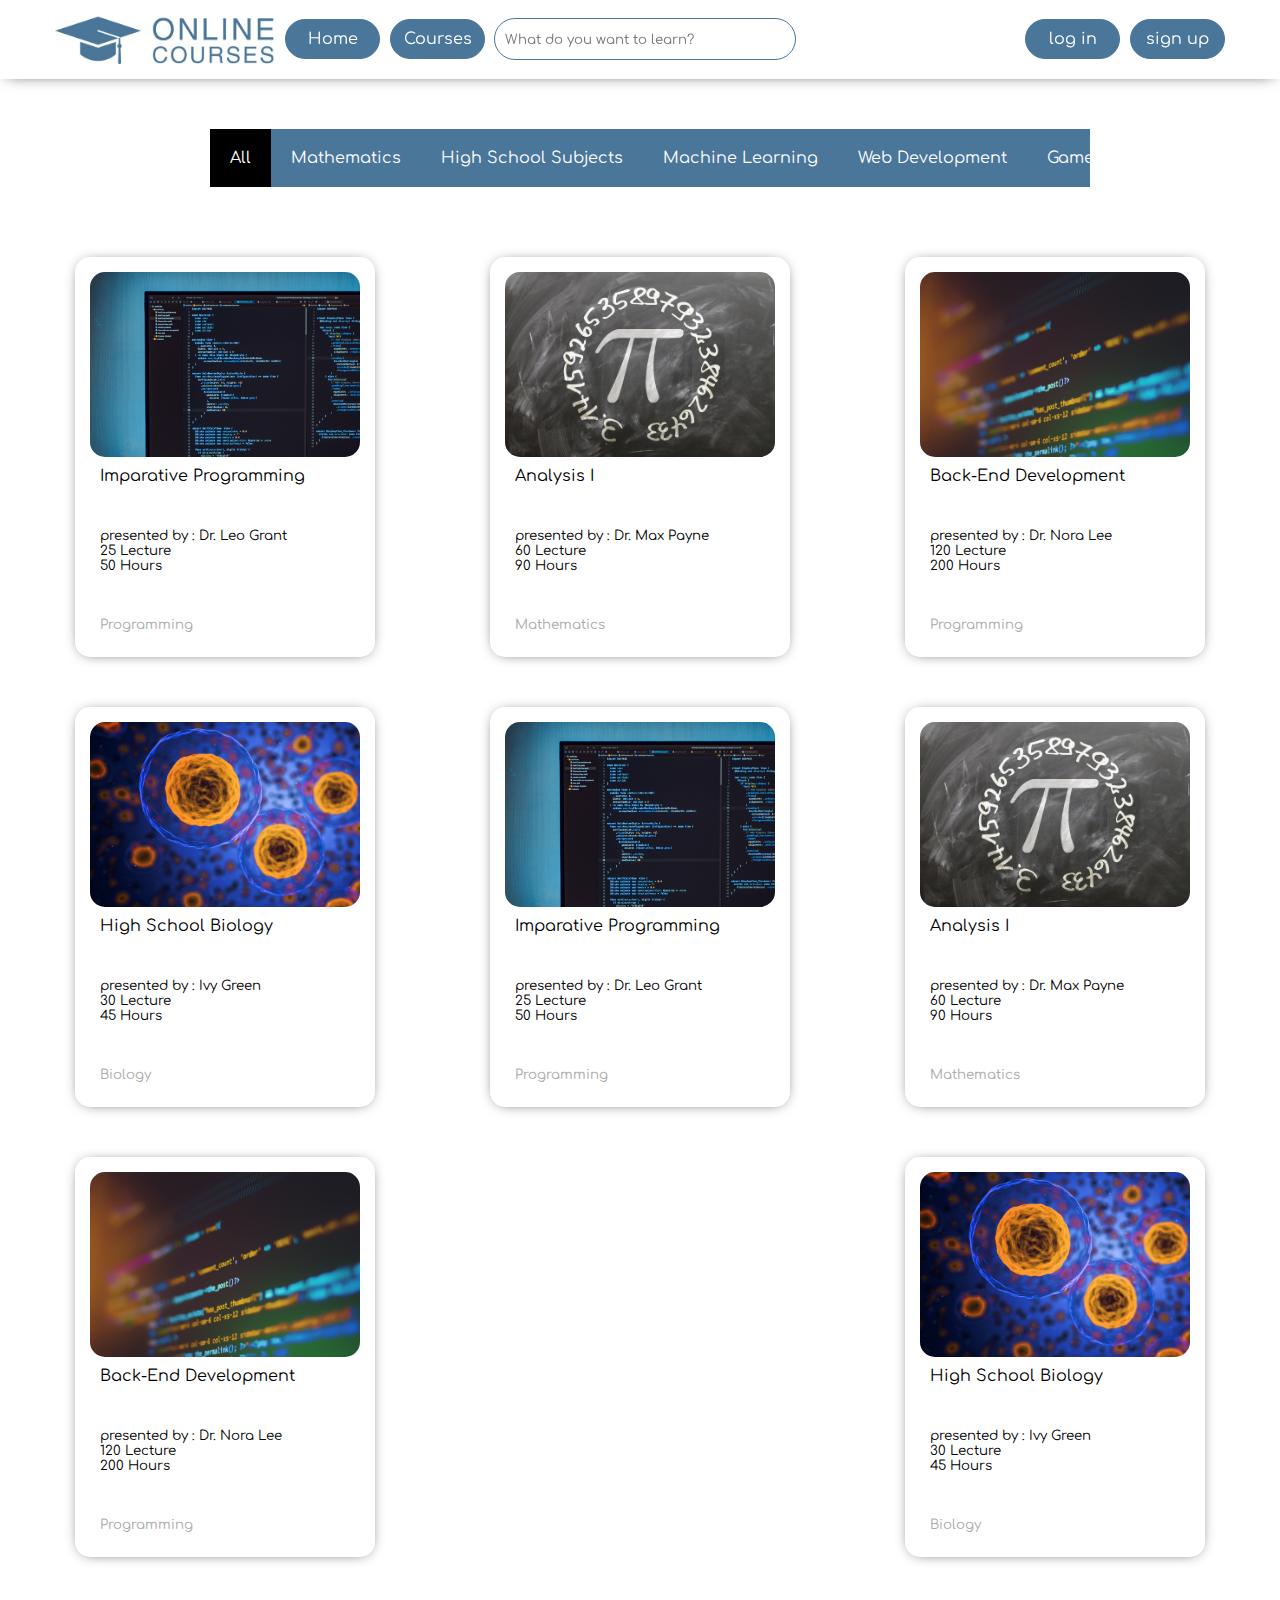
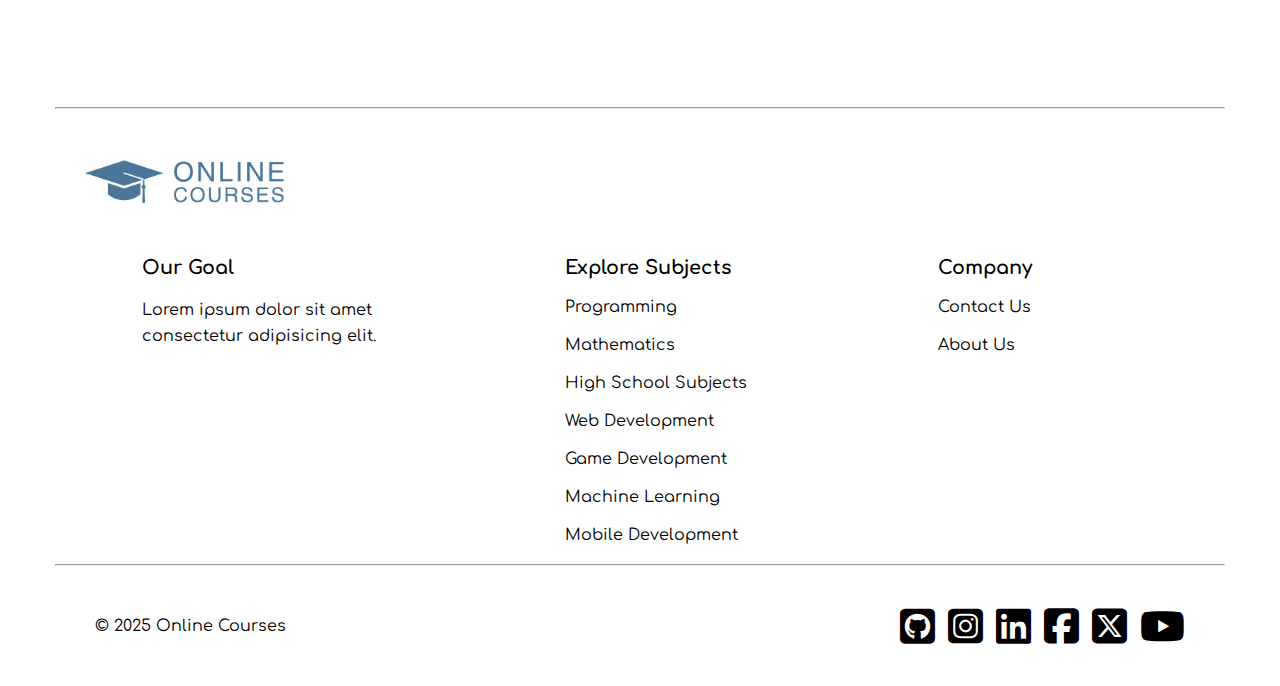
<file: related_pages/courses.html>
<!DOCTYPE html>
<html lang="en">
<head>
  <meta charset="UTF-8">
  <meta name="viewport" content="width=device-width, initial-scale=1.0">
  <title>Online Courses</title>
  <!-- css files -->
  <link rel="stylesheet" href="../css/master.css">
  <link rel="stylesheet" href="../css/courses.css">
  <!-- font awesome css files -->
  <link rel="stylesheet" href="../css/all.css">
  <!-- js files -->
  <script src="../js/fuctions.js"></script>
  <!-- google fonts -->
  <link rel="preconnect" href="https://fonts.googleapis.com">
  <link rel="preconnect" href="https://fonts.gstatic.com" crossorigin>
  <link href="https://fonts.googleapis.com/css2?family=Comfortaa&display=swap" rel="stylesheet">
</head>
<body>
  
  <header>
    <div class="container">
      <img src="../imgs/logo.jpeg" alt="logo">
      <div class="main-buttons">
        <a href="../index.html">Home</a>
        <a href="courses.html">Courses</a>
      </div>
      <form>
        <input type="search" placeholder="What do you want to learn?">
        <i class="fa-solid fa-magnifying-glass"></i>
      </form>
      <div class="secondary-buttons">
        <a href="login.html">log in</a>
        <a href="signup.html  ">sign up</a>
      </div>
      <nav  onmouseover="hover_bars()" onmouseout="un_hover_bars()" id="header_nav">
        <i class="fa-duotone fa-solid fa-bars" id="header_bars"></i>
        <ul>
          <li><a href="../index.html">Home</a></li>
          <li><a href="courses.html">Courses</a></li>
          <li><a href="login.html">log in</a></li>
          <li><a href="signup.html">sign up</a></li>
        </ul>
      </nav>
    </div>
  </header>

  <main>

    <div class="filter-courses">
      <div class="container">
        <div class="filter-courses-moving-container">
          <!-- <i class="fa-solid fa-caret-right" id="right-arrow"></i>
          <i class="fa-solid fa-caret-left" id="left-arrow"></i> -->
          <ul>
            <li class="selected">All</li>
            <li>Mathematics</li>
            <li>High School Subjects</li>
            <li>Machine Learning</li>
            <li>Web Development</li>
            <li>Game Development</li>
            <li>UI/UX</li>
          </ul>
          <select>
            <option value="">All</option>
            <option value="">Mathematics</option>
            <option value="">High School Subjects</option>
            <option value="">Machine Learning</option>
            <option value="">Web Development</option>
            <option value="">Game Development</option>
            <option value="">UI/UX</option>
          </select>
        </div>
      </div>
    </div>

    <div class="container">
      <div class="cards-container">
          <a class="card">
            <div class="card-image" style="background-image: url(../imgs/cards_imgs/computer.jpg);"></div>
            <div class="card-info">
              <span class="course-title">Imparative Programming</span>
              <div>
                <span>presented by : <span class="presenter">Dr. Leo Grant</span></span><br>
                <span class="number-of-lectures">25 Lecture</span><br>
                <span class="number-of-hours">50 Hours</span><br>
              </div>
              <span class="course-catigory">Programming</span>
            </div>
          </a>
          
          <a class="card">
            <div class="card-image" style="background-image: url(../imgs/cards_imgs/math.jpg);"></div>
            <div class="card-info">
              <span class="course-title">Analysis I</span>
              <div>
                <span>presented by : <span class="presenter">Dr. Max Payne</span></span><br>
                <span class="number-of-lectures">60 Lecture</span><br>
                <span class="number-of-hours">90 Hours</span><br>
              </div>
              <span class="course-catigory">Mathematics</span>
            </div>
          </a>

          <a class="card">
            <div class="card-image" style="background-image: url(../imgs/cards_imgs/coding.jpg);"></div>
            <div class="card-info">
              <span class="course-title">Back-End Development</span>
              <div>
                <span>presented by : <span class="presenter">Dr. Nora Lee</span></span><br>
                <span class="number-of-lectures">120 Lecture</span><br>
                <span class="number-of-hours">200 Hours</span><br>
              </div>
              <span class="course-catigory">Programming</span>
            </div>
          </a>

          <a class="card">
            <div class="card-image" style="background-image: url(../imgs/cards_imgs/biology.jpg);"></div>
            <div class="card-info">
              <span class="course-title">High School Biology</span>
              <div>
                <span>presented by : <span class="presenter">Ivy Green</span></span><br>
                <span class="number-of-lectures">30 Lecture</span><br>
                <span class="number-of-hours">45 Hours</span><br>
              </div>
              <span class="course-catigory">Biology</span>
            </div>
          </a>

          <a class="card">
            <div class="card-image" style="background-image: url(../imgs/cards_imgs/computer.jpg);"></div>
            <div class="card-info">
              <span class="course-title">Imparative Programming</span>
              <div>
                <span>presented by : <span class="presenter">Dr. Leo Grant</span></span><br>
                <span class="number-of-lectures">25 Lecture</span><br>
                <span class="number-of-hours">50 Hours</span><br>
              </div>
              <span class="course-catigory">Programming</span>
            </div>
          </a>
          
          <a class="card">
            <div class="card-image" style="background-image: url(../imgs/cards_imgs/math.jpg);"></div>
            <div class="card-info">
              <span class="course-title">Analysis I</span>
              <div>
                <span>presented by : <span class="presenter">Dr. Max Payne</span></span><br>
                <span class="number-of-lectures">60 Lecture</span><br>
                <span class="number-of-hours">90 Hours</span><br>
              </div>
              <span class="course-catigory">Mathematics</span>
            </div>
          </a>

          <a class="card">
            <div class="card-image" style="background-image: url(../imgs/cards_imgs/coding.jpg);"></div>
            <div class="card-info">
              <span class="course-title">Back-End Development</span>
              <div>
                <span>presented by : <span class="presenter">Dr. Nora Lee</span></span><br>
                <span class="number-of-lectures">120 Lecture</span><br>
                <span class="number-of-hours">200 Hours</span><br>
              </div>
              <span class="course-catigory">Programming</span>
            </div>
          </a>

          <a class="card">
            <div class="card-image" style="background-image: url(../imgs/cards_imgs/biology.jpg);"></div>
            <div class="card-info">
              <span class="course-title">High School Biology</span>
              <div>
                <span>presented by : <span class="presenter">Ivy Green</span></span><br>
                <span class="number-of-lectures">30 Lecture</span><br>
                <span class="number-of-hours">45 Hours</span><br>
              </div>
              <span class="course-catigory">Biology</span>
            </div>
          </a>

      </div>
    </div>
  </main>


  <footer>
    <div class="container">
      <hr>
      <div class="logo"><img src="../imgs/logo.jpeg" alt="logo"></div>
      <div class="links-container">
        <div class="our-goal">
          <h3>Our Goal</h3>
          <p>Lorem ipsum dolor sit amet consectetur adipisicing elit.</p>
        </div>
        <div class="explore-subjects">
          <h3>Explore Subjects</h3>
          <ul>
            <li><a href="#">Programming</a></li>
            <li><a href="#">Mathematics</a></li>
            <li><a href="#">High School Subjects</a></li>
            <li><a href="#">Web Development</a></li>
            <li><a href="#">Game Development</a></li>
            <li><a href="#">Machine Learning</a></li>
            <li><a href="#">Mobile Development</a></li>
          </ul>
        </div>
        <div class="company">
          <h3>Company</h3>
          <ul>
            <li><a href="#">Contact Us</a></li>
            <li><a href="#">About Us</a></li>
          </ul>
        </div>
      </div>
      <hr>
      <div class="copy-right-and-socail-media">
        <div class="copy-right">&copy; 2025 Online Courses</div>
        <ul>
          <li><a href="#"><i class="fa-brands fa-square-github"></i></a></li>
          <li><a href="#"><i class="fa-brands fa-square-instagram"></i></a></li>
          <li><a href="#"><i class="fa-brands fa-linkedin"></i></a></li>
          <li><a href="#"><i class="fa-brands fa-square-facebook"></i></a></li>
          <li><a href="#"><i class="fa-brands fa-square-x-twitter"></i></a></li>
          <li><a href="#"><i class="fa-brands fa-youtube"></i></a></li>
        </ul>
      </div>
    </div>
  </footer>
</body>
</html>
</file>
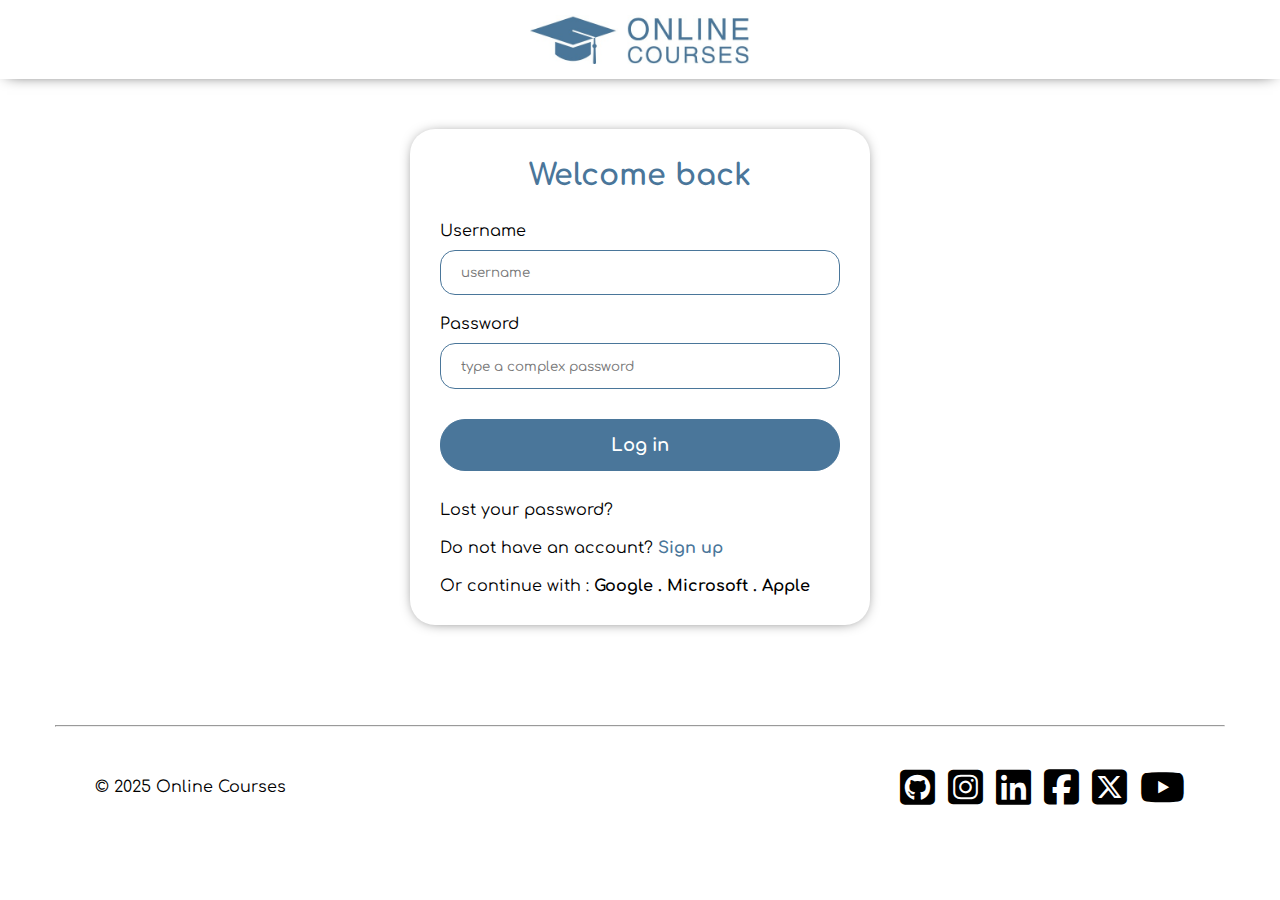
<file: related_pages/login.html>
<!DOCTYPE html>
<html lang="en">
<head>
  <meta charset="UTF-8">
  <meta name="viewport" content="width=device-width, initial-scale=1.0">
  <title>Online Courses</title>
  <!-- css files -->
  <link rel="stylesheet" href="../css/master.css">
  <link rel="stylesheet" href="../css/login.css">
  <!-- font awesome css files -->
  <link rel="stylesheet" href="../css/all.css">
  <!-- js files -->
  <script src="../js/fuctions.js"></script>
  <!-- google fonts -->
  <link rel="preconnect" href="https://fonts.googleapis.com">
  <link rel="preconnect" href="https://fonts.gstatic.com" crossorigin>
  <link href="https://fonts.googleapis.com/css2?family=Comfortaa&display=swap" rel="stylesheet">
</head>
<body>
  
  <header>
    <div class="container">
      <img src="../imgs/logo.jpeg" alt="logo">
      <div class="main-buttons">
        <a href="../index.html">Home</a>
        <a href="related_pages/courses.html">Courses</a>
      </div>
      <form>
        <input type="search" placeholder="What do you want to learn?">
        <i class="fa-solid fa-magnifying-glass"></i>
      </form>
      <div class="secondary-buttons">
        <a href="login.html">log in</a>
        <a href="signup.html  ">sign up</a>
      </div>
      <nav  onmouseover="hover_bars()" onmouseout="un_hover_bars()" id="header_nav">
        <i class="fa-duotone fa-solid fa-bars" id="header_bars"></i>
        <ul>
          <li><a href="../index.html">Home</a></li>
          <li><a href="courses.html">Courses</a></li>
          <li><a href="login.html">log in</a></li>
          <li><a href="signup.html">sign up</a></li>
        </ul>
      </nav>
    </div>
  </header>

  <main>
    <form action="">
      <h2>Welcome back</h2>
      <div class="input-container">
        <label for="user_name">Username</label>
        <input type="text" id="user_name" placeholder="username">
      </div>
      <div class="input-container">
        <label for="password">Password</label>
        <input type="password" id="password" placeholder="type a complex password">
      </div>
      <input type="submit" value="Log in">
      <a href="#">Lost your password?</a>
      <div class="do-not-have-an-account">Do not have an account? <a href="signup.html">Sign up</a></div>
      <div>
        <span>Or continue with : </span>
        <ul>
          <li><a href="#">Google</a> .</li>
          <li>&nbsp;<a href="#">Microsoft</a> .</li>
          <li>&nbsp;<a href="#">Apple</a></li>
        </ul>
      </div>
    </form>
  </main>


  <footer>
    <div class="container">
      <hr>
      <div class="copy-right-and-socail-media">
        <div class="copy-right">&copy; 2025 Online Courses</div>
        <ul>
          <li><a href="#"><i class="fa-brands fa-square-github"></i></a></li>
          <li><a href="#"><i class="fa-brands fa-square-instagram"></i></a></li>
          <li><a href="#"><i class="fa-brands fa-linkedin"></i></a></li>
          <li><a href="#"><i class="fa-brands fa-square-facebook"></i></a></li>
          <li><a href="#"><i class="fa-brands fa-square-x-twitter"></i></a></li>
          <li><a href="#"><i class="fa-brands fa-youtube"></i></a></li>
        </ul>
      </div>
    </div>
  </footer>
</body>
</html>
</file>
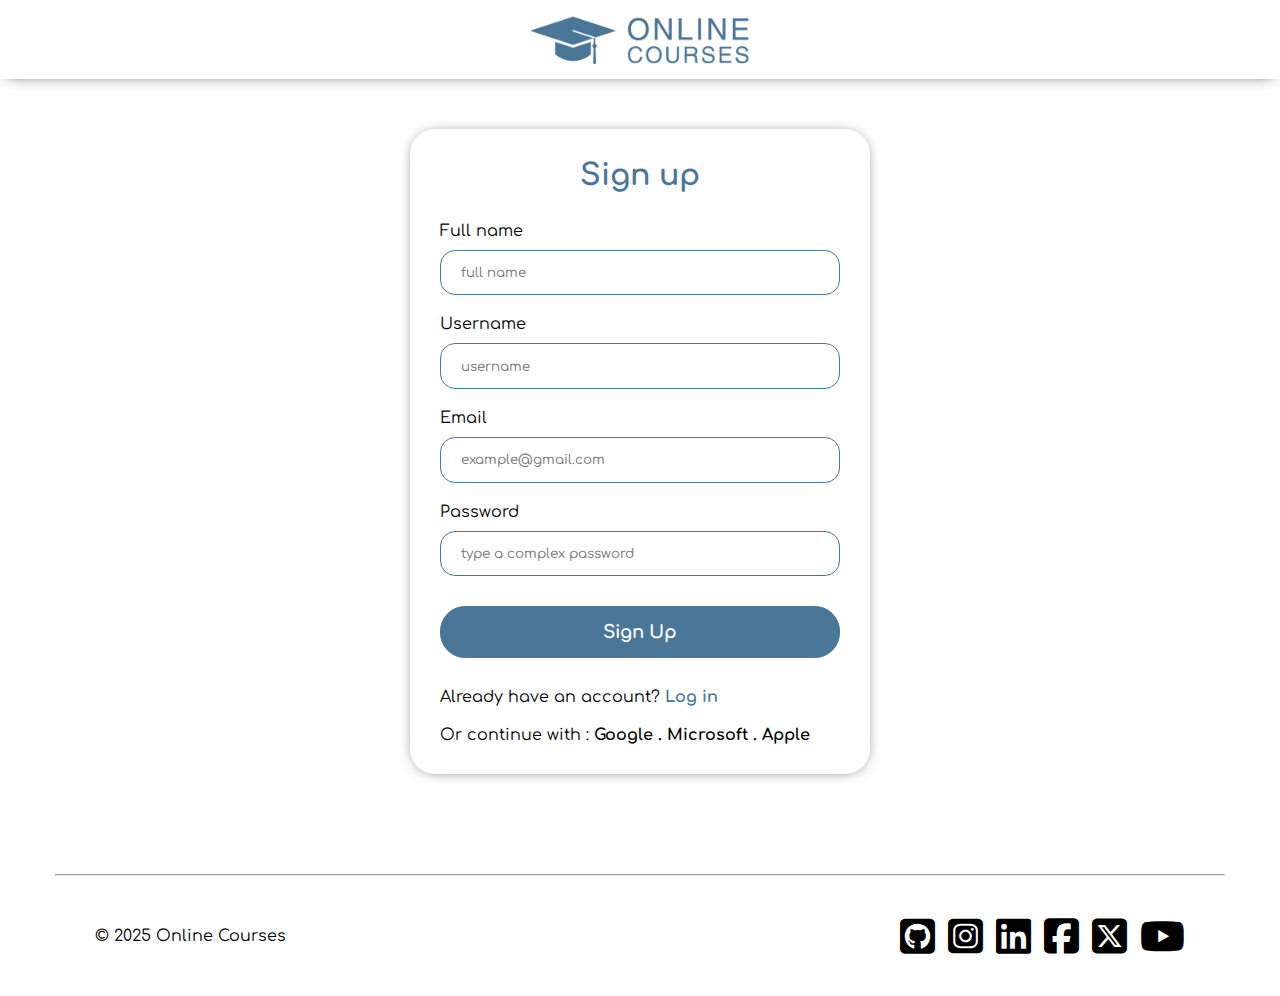
<file: related_pages/signup.html>
<!DOCTYPE html>
<html lang="en">
<head>
  <meta charset="UTF-8">
  <meta name="viewport" content="width=device-width, initial-scale=1.0">
  <title>Online Courses</title>
  <!-- css files -->
  <link rel="stylesheet" href="../css/master.css">
  <link rel="stylesheet" href="../css/login.css">
  <!-- font awesome css files -->
  <link rel="stylesheet" href="../css/all.css">
  <!-- js files -->
  <script src="../js/fuctions.js"></script>
  <!-- google fonts -->
  <link rel="preconnect" href="https://fonts.googleapis.com">
  <link rel="preconnect" href="https://fonts.gstatic.com" crossorigin>
  <link href="https://fonts.googleapis.com/css2?family=Comfortaa&display=swap" rel="stylesheet">
</head>
<body>
  
  <header>
    <div class="container">
      <img src="../imgs/logo.jpeg" alt="logo">
      <div class="main-buttons">
        <a href="../index.html">Home</a>
        <a href="related_pages/courses.html">Courses</a>
      </div>
      <form>
        <input type="search" placeholder="What do you want to learn?">
        <i class="fa-solid fa-magnifying-glass"></i>
      </form>
      <div class="secondary-buttons">
        <a href="login.html">log in</a>
        <a href="signup.html  ">sign up</a>
      </div>
      <nav  onmouseover="hover_bars()" onmouseout="un_hover_bars()" id="header_nav">
        <i class="fa-duotone fa-solid fa-bars" id="header_bars"></i>
        <ul>
          <li><a href="../index.html">Home</a></li>
          <li><a href="courses.html">Courses</a></li>
          <li><a href="login.html">log in</a></li>
          <li><a href="signup.html">sign up</a></li>
        </ul>
      </nav>
    </div>
  </header>

  <main>
    <form action="">
      <h2>Sign up</h2>
      <div class="input-container">
        <label for="full_name">Full name</label>
        <input type="text" id="full_name" placeholder="full name" required>
      </div>
      <div class="input-container">
        <label for="user_name">Username</label>
        <input type="text" id="user_name" placeholder="username" required>
      </div>
      <div class="input-container">
        <label for="email">Email</label>
        <input type="email" id="email" placeholder="example@gmail.com" required>
      </div>
      <div class="input-container">
        <label for="password">Password</label>
        <input type="password" id="password" placeholder="type a complex password" required>
      </div>
      <input type="submit" value="Sign Up">
      <div class="do-not-have-an-account">Already have an account? <a href="login.html">Log in</a></div>
      <div>
        <span>Or continue with : </span>
        <ul>
          <li><a href="#">Google</a> .</li>
          <li>&nbsp;<a href="#">Microsoft</a> .</li>
          <li>&nbsp;<a href="#">Apple</a></li>
        </ul>
      </div>
    </form>
  </main>


  <footer>
    <div class="container">
      <hr>
      <div class="copy-right-and-socail-media">
        <div class="copy-right">&copy; 2025 Online Courses</div>
        <ul>
          <li><a href="#"><i class="fa-brands fa-square-github"></i></a></li>
          <li><a href="#"><i class="fa-brands fa-square-instagram"></i></a></li>
          <li><a href="#"><i class="fa-brands fa-linkedin"></i></a></li>
          <li><a href="#"><i class="fa-brands fa-square-facebook"></i></a></li>
          <li><a href="#"><i class="fa-brands fa-square-x-twitter"></i></a></li>
          <li><a href="#"><i class="fa-brands fa-youtube"></i></a></li>
        </ul>
      </div>
    </div>
  </footer>
</body>
</html>
</file>
<file: css/master.css>
/* start variables */
:root {
  --main-color: #4a769a;
  --secondary-color: #f7f9fa;
  --main-transition: .2s;
  --main-section-margin-top: 100px;
}
/* end variables */

* {
  margin: 0;
  padding: 0;
  box-sizing: border-box;
  font-family: 'Comfortaa', sans-serif;
}
.container {
  width: 100%;
  margin: auto;
}
ul {
  list-style: none;
}
/* start components  */
.main-heading-style {
  width: 90%;
  margin: 0 auto;
  font-size: 30px;
  position: relative;
  padding-left: 30px;
}
@media only screen and (max-width: 767.9px) {
  .main-heading-style {
    font-size: 20px;
  }
}
.main-heading-style::before {
  content: "";
  position: absolute;
  height: 50px;
  border-left: 5px solid var(--main-color);
  left: 0;
  top: 50%;
  margin-top: -25px;
}
/* end components  */ 

/* Small */
@media only screen and (min-width: 768px) {.container {width: 750px;}}
/* Medium */
@media only screen and (min-width: 992px) {.container {width: 970px;}}
/* Large */
@media only screen and (min-width: 1200px) {.container {width: 1170px;}}
/* -------------------------------------- */
/* start header */
header {
  padding: 15px 10px;
  box-shadow: 0 1px 15px -7px;
  position: sticky;
  top: 0;
  z-index: 100;
  background-color: white;
}
header .container {
  display: grid;
  align-items: center;
  grid-template-columns: auto auto 1fr auto;
  grid-template-rows: auto;
}
@media only screen and (max-width: 1199.9px) {
  header .container {
    grid-template-columns: auto 1fr auto;
  }
}
header img {
  width: 220px;
}
@media only screen and (max-width: 767.9px) {
  header img {
    width: 150px;
  }
}
header .main-buttons {
  display: flex;
  margin: 0 10px;
}
@media only screen and (max-width: 1199.9px) {
  header .main-buttons {
    display: none;
  }
}
header .main-buttons a:first-child,
header .secondary-buttons a:first-child {
  margin-right: 10px;
}
@media only screen and (max-width: 767.9px) {
  header form {
    display: flex;
    justify-content: flex-end;
    margin: 0 20px;
  }
  header form:hover input {
    display: block;
    position: absolute;
    left: 50%;
    top: 75px;
    transform: translatex(-50%);
  }
}
header form i::before {
  display: none;
}
@media only screen and (max-width: 767.9px) {
  header form i::before {
    display: block;
    font-size: 26px;
  }
}
header input {
  height: 40px;
  border-radius: 25px;
  padding: 10px;
  outline: 1px solid var(--main-color);
  border: none;
  width: 300px;
}
@media only screen and (max-width: 767.9px) {
  header input {
    display: none;
  }
}
@media only screen and (max-width: 1199.9px) {
  header form {
    margin-left: 20px;
  }
}
header input:focus {
  border: 2px solid var(--main-color);
}
header .secondary-buttons {
  display: flex;
}
@media only screen and (max-width: 1199.9px) {
  header .secondary-buttons {
    display: none;
  }
}
header a {
  background-color: var(--main-color);
  color: white;
  text-decoration: none;
  padding: 10px;
  font-size: 16px;
  min-width: 95px;
  display: block;
  text-align: center;
  border-radius: 25px;
  transition: var(--main-transition);
  border: 1px solid var(--main-color);
}
header a:hover {
  color: var(--main-color);
  background-color: white;
}
header nav {
  display: none;
}
header nav:hover ul {
  display: block;
}
@media only screen and (max-width: 1199.9px) {
  header nav {
    display: block;
    position: relative;
  }
  header nav i {
    /* color: black; */
    font-size: 30px;
    transition: var(--main-transition);
  }
  header nav ul {
    position: absolute;
    right: 0;
    top: 50px;
    background-color: var(--secondary-color);
    display: none;
  }
  header nav ul::before {
    content: "";
    border: 14px solid var(--secondary-color);
    right: 2px;
    top: -28px;
    position: absolute;
    border-color: transparent transparent var(--secondary-color) transparent;
  }
  header nav ul li {
    width: 300px;
    border-bottom: 1px solid var(--main-color);
  }
  header nav ul li a {
    border-radius: 0;
    color: #142029;
    font-weight: bold;
    border: none;
    transition: var(--main-transition);
    background-color: var(--secondary-color);
    text-align: left;
    margin-left: 10px;
    padding: 15px;
  }
  header nav ul li a:hover {
    margin-left: 30px;
    background-color: var(--secondary-color);
    color: #142029;
  }
}
@media only screen and (max-width: 767.9px) {
  header nav ul li {
    min-width: 100%;
    border-bottom: 1px solid var(--main-color);
  }
}
/* end header */

/* start main */
/* start hello section */
main .hello-section {
  height: calc(100vh - 78.89px);
  background-image: url(../imgs/university.jpg);
  background-size: cover;
  background-position: center -100px;
  background-repeat: no-repeat;
  display: flex;
  align-items: center;
  position: relative;
}
@media only screen and (max-width: 1199.9px) {
  main .hello-section {
    background-position: center 0px;
  }
}
@media only screen and (max-width: 991.9px) {
  main .hello-section {
    background-position: center center;
  }
}
@media only screen and (max-width: 767.9px) {
  main .hello-section {
    background-position: center center;
    height: calc(100vh - 63.33px);
  }
}
main .hello-section .hello-paragraph-container {
  background-color: white;
  width: 40%;
  min-width: 400px;
  height: fit-content;
  line-height: 1.3;
}
@media only screen and (max-width: 450px) {
  main .hello-section .hello-paragraph-container {
    width: 100%;
    min-width: 100%;
    position: relative;
    bottom: -150px;
    background-color: rgb(255,255,255,0.8);
  }
}
main .hello-section .hello-paragraph-container .hello-paragraph {
  margin-left: 70px;
  padding: 40px;
}
@media only screen and (max-width: 450px) {
  main .hello-section .hello-paragraph-container .hello-paragraph {
    margin: auto;
  }
}
main .hello-section .hello-paragraph-container .hello-paragraph h2 {
  margin-bottom: 20px;
}
main .hello-section .hello-paragraph-container .hello-paragraph p {
  line-height: 1.3;
}
main .hello-section .hello-paragraph-container .hello-paragraph a {
  margin-top: 20px;
  display: block;
  padding: 5px 10px;
  background-color: black;
  color: white;
  border-radius: 10px;
  font-weight: bold;
  width: fit-content;
  text-decoration: none;
}
main .hello-section .hello-paragraph-container .hello-paragraph a:hover {
  text-decoration: underline;
}
/* end hello section */

/* start most-popular-courses-section */
.most-popular-courses-section {
  margin-top: var(--main-section-margin-top);
}
.cards-container {
  margin: 50px 0;
  position: relative;
  overflow: hidden;
}
.cards-container .moving-container {
  display: flex;
  flex-direction: row;
  flex-wrap: nowrap;
  transition: 1s;
  transform: translatex(0);
  padding: 10px;
}
.cards-container i#move_cards_container_to_the_right,
.cards-container i#move_cards_container_to_the_left {
  position: absolute;
  background-color: black;
  color: white;
  top: 50%;
  transform: translateY(-50%);
  width: 45px;
  height: 45px;
  display: flex;
  justify-content: center;
  align-items: center;
  border-radius: 50%;
  z-index: 50;
}
.cards-container i#move_cards_container_to_the_left {
  right: 0;
}
.cards-container i#move_cards_container_to_the_right {
  left: 0;
}
@media only screen and (max-width: 767.9px) {
  .cards-container i#move_cards_container_to_the_left {
    right: 20px;
  }
  .cards-container i#move_cards_container_to_the_right {
    left: 20px;
  }
}
.cards-container .card {
  width: 300px;
  height: 400px;
  box-shadow: 0 1px 15px -7px;
  background-color: white;
  border-radius: 15px;
  display: block;
  padding: 15px;
  flex-shrink: 0;
  margin-right: 40px;
}
@media only screen and (max-width: 767.9px) {
  .cards-container .card {
    /* margin-right: 200px; */
    /* margin-left: calc(50vw - 20px); */
    margin-left: 50%;
    transform: translateX(-50%);
    margin-right: 50vw;
  }
}
.cards-container .card:hover {
  border: 1px solid var(--main-color);
}
.cards-container .card:hover .card-info .course-title {
  font-weight: bold;
}
.cards-container .card .card-image {
  width: 100%;
  height: 50%;
  border-radius: 15px;
  background-size: cover;
}
/* .cards-container .card .card-image img{
  max-width: 100%;
  max-height: 100%;
} */
.cards-container .card .card-info {
  padding: 10px;
  display: flex;
  flex-direction: column;
  width: 100%;
  height: 50%;
  justify-content: space-between;
}
.cards-container .card .card-info div {
  font-size: smaller;
}
.cards-container .card .card-info div .presenter:hover {
  text-decoration: underline;
  cursor: pointer;
}
.cards-container .card .card-info .course-catigory {
  font-size: smaller;
  color: #aaa;
}
/* end most-popular-courses-section */

/* start trusted-by-section */
main .trusted-by-section {
  background-color: var(--secondary-color);
}
main .trusted-by-section .container {
  padding: 40px 0;
}
main .trusted-by-section p {
  color: #aaa;
  text-align: center;
  margin-bottom: 50px;
  font-size: 18px;
}
@media only screen and (max-width: 767.9px) {
  main .trusted-by-section p {
    margin-bottom: 30px;
    font-size: 16px;
    padding: 0px 10px;
  }
}
main .trusted-by-section ul {
  display: flex;
  justify-content: space-between;
  align-items: center;
  flex-wrap: wrap;
  flex-direction: row;
  max-width: 100%;
  min-width: fit-content;
  margin: auto;
}
@media only screen and (max-width: 767.9px) {
  main .trusted-by-section ul {
    height: 115px;
    display: flex;
    align-content: normal;
    justify-content: space-between;
    margin: auto;
    width: 350px;
    padding: 0 10px;
  }
}
main .trusted-by-section ul li{
  display: inline;
}
main .trusted-by-section ul li img{
  width: 80px;
  margin-right: 15px;
  display: block;
}
/* end trusted-by-section */

/* start who-we-are-section */
main .who-we-are-section {
  margin-top: var(--main-section-margin-top);
}
main .who-we-are-section .persons{
  display: grid;
  grid-template-columns: auto auto auto;
  justify-content: space-around;
  margin-top: 50px;
  margin-bottom: 20px;
}
@media only screen and (max-width: 767.9px) {
  main .who-we-are-section .persons{
    grid-template-columns: auto;
    /* grid-template-rows: auto auto ; */
    padding: 0 20px;
  }
}
main .who-we-are-section .persons .person {
  width: 200px;
  display: flex;
  flex-direction: column;
  align-items: center;
}
@media only screen and (max-width: 767.9px) {
  main .who-we-are-section .persons .person {
    width: 100%;
    margin-bottom: 40px;
  }
}
main .who-we-are-section .persons .person .img img{
  width: 180px;
  height: 180px;
}
main .who-we-are-section .persons .person .name {
  margin: 20px 0 10px;
}
main .who-we-are-section .persons .person hr {
  width: 100%;
}
@media only screen and (max-width: 767.9px) {
  main .who-we-are-section .persons .person hr {
    max-width: 400px;
  }
}
main .who-we-are-section .persons .person .info {
  text-align: center;
  margin-top: 20px;
  line-height: 1.6;
  font-size: 15px;
}
/* end who-we-are-section */

/* start what-people-said-about-us-section */
main .what-people-said-about-us-section {
  background-color: var(--secondary-color);
  padding-top: 100px;
}
main .what-people-said-about-us-section .comments-container {
  display: flex;
  flex-wrap: wrap;
  justify-content: space-between;
  padding: 65px 0 30px;
}
@media only screen and (max-width: 991.9px) {
  main .what-people-said-about-us-section .comments-container {
    justify-content: space-around;
  }
}
main .what-people-said-about-us-section .comments-container  .comment {
  height: 200px;
  padding: 15px;
  border-radius: 10px;
  width: 280px;
  box-shadow: 0 1px 15px -7px;
  margin-bottom: 30px;
}
main .what-people-said-about-us-section .comments-container  .comment .person {
  display: flex;
  margin-bottom: 15px;
  align-items: center;
}
main .what-people-said-about-us-section .comments-container  .comment .person img {
  width: 35px;
  align-items: center;
  margin-right: 10px;
}
/* end what-people-said-about-us-section */

/* start quote-section */
main .quote-section {
  background-image: url(../imgs/quote.png);
  background-repeat: no-repeat;
  background-size: cover;
  width: 100%;
  height: 400px;
  position: relative;
  background-position: center center;
}
@media only screen and (max-width: 767.9px) {
  main .quote-section {
    background-position-x: center;
    height: 320px;

  }
}
main .quote-section::after {
  content: "";
  position: absolute;
  top: 0;
  right: 0;
  width: 100%;
  height: 100%;
  background-color: black;
  opacity: 30%;
}
main .quote-section .quote {
  font-style: italic;
  color: white;
  padding: 60px;
  font-size: 30px;
  line-height: 1.6;
  font-weight: bold;
  max-width: 510px;
  z-index: 1;
  position: relative;
  padding-bottom: 0;
}
@media only screen and (max-width: 767.9px) {
  main .quote-section .quote {
    font-size: 20px;
    line-height: 2.2;
    padding: 30px;
  }
}
main .quote-section .quote p:first-child {}
main .quote-section .quote p:last-child {
  display: flex;
  justify-content: flex-end;
  padding: 10px;
  padding-right: 40px;
}
/* end quote-section */
/* end main */

/* start footer */
footer .container {
  margin-top: var(--main-section-margin-top);
}
footer .container a {
  color: black;
  text-decoration: none;
}
footer .container a:hover {
  text-decoration: underline;
}
footer .container .logo {}
footer .container .logo img {
  width: 200px;
  margin: 50px 30px;
}
footer .container .links-container {
  display: grid;
  grid-template-columns: auto auto auto;
  justify-content: space-around;
}
@media only screen and (max-width: 767.9px) {
  footer .container .links-container {
    grid-template-columns: auto;
  }
}
footer .container .links-container > div {
  max-width: 250px;
  min-width: 200px;
}
@media only screen and (max-width: 767.9px) {
  footer .container .links-container > div {
    margin-bottom: 35px;
  }
  footer .container .links-container > div:last-child {
    margin-bottom: 20px;
  }
}
footer .container .links-container > div > h3 {
  font-size: larger;
  margin-bottom: 20px;
}
footer .container .links-container > div > ul > li {
  margin: 20px 0;
}
footer .container .links-container .our-goal p{
  line-height: 1.6;
}
footer .container .links-container .explore-subjects {}
footer .container .links-container .company {}
footer .container .copy-right-and-socail-media {
  display: flex;
  justify-content: space-between;
  padding: 40px;
  align-items: center;
}
@media only screen and (max-width: 767.9px) {
  footer .container .copy-right-and-socail-media {
    flex-direction: column;
  }
}
footer .container .copy-right-and-socail-media .copy-right{}
@media only screen and (max-width: 767.9px) {
  footer .container .copy-right-and-socail-media .copy-right {
    margin-bottom: 15px;
  }
}
footer .container .copy-right-and-socail-media ul{
  display: flex;
}
footer .container .copy-right-and-socail-media ul li:first-child i{
  margin-left: 0;
}
footer .container .copy-right-and-socail-media ul li a{
  cursor: pointer;
}
footer .container .copy-right-and-socail-media ul li a i {
  font-size: 40px;
  margin-left: 13px;
}
/* end footer */
</file>
<file: css/courses.css>
/* start variables */
:root {
  --main-color: #4a769a;
  --secondary-color: #f7f9fa;
  --main-transition: .2s;
  --main-section-margin-top: 100px;
}
/* end variables */

main .cards-container {
  display: flex;
  flex-wrap: wrap;
  justify-content: space-between;
  padding: 20px 20px 0;
}
.cards-container .card {
  margin-right: 0;
  margin-bottom: 50px;
}
@media only screen and (max-width: 991.9px) {
  main .cards-container {
    justify-content: space-evenly;
  }
}
main .filter-courses {
  margin-top: 50px;
}
main .filter-courses .filter-courses-moving-container {
  overflow: auto;
  max-width: 900px;
  margin: auto;
  position: relative;
  padding: 0 20px;
}
/* main .filter-courses .filter-courses-moving-container i.fa-caret-right {
  position: absolute;
  right: -27px;
  font-size: 40px;
  color: white;
  background-color: var(--main-color);
  width: 40px;
  height: 40px;
  display: flex;
  align-items: center;
  justify-content: center;
} */
main .filter-courses ul {
  display: flex;
}
main .filter-courses select {
  background-color: var(--main-color);
  color: white;
  border: 1px solid black;
  padding: 10px;
  font-size: 18px;
  width: 160px;
  display: none;
  margin-left: 20px;
}
@media only screen and (max-width: 767.9px) {
  main .filter-courses ul {
    display: none;
  }
  main .filter-courses select {
    display: block;
  }
}
main .filter-courses ul li {
  width: fit-content;
  background-color: var(--main-color);
  color: white;
  padding: 20px;
  transition: var(--main-transition);
  white-space: nowrap;
}
main .filter-courses ul li:hover {
  background-color: black;
}
main .filter-courses ul li.selected {
  background-color: black;
}
</file>
<file: css/login.css>
/* start variables */
:root {
  --main-color: #4a769a;
  --secondary-color: #f7f9fa;
  --main-transition: .2s;
  --main-section-margin-top: 100px;
}
/* end variables */
/* body {
  position: relative;
  height: 100vh;
} */

header .container {
  grid-template-columns: auto;
}
header .container :not(img) {
  display: none;
}
header .container img {
  margin: auto;
}

main form {
  margin: 50px auto 50px auto;
  padding: 30px;
  /* width: 600px; */
  width: fit-content;
  box-shadow: 0 1px 15px -7px;
  border-radius: 25px;
  
}
@media only screen and (max-width: 500px) {
  main form {
    width: 100%;
    box-shadow: none;
  }
}
main form h2 {
  margin: auto;
  width: fit-content;
  color: var(--main-color);
  margin-bottom: 30px;
  font-size: 30px;
}
main form div.input-container {
  margin-bottom: 20px;
}
main form div label {
  margin-bottom: 10px;
  display: block;
}
main form div input {
  border-radius: 15px;
  height: 45.6px;
  width: 400px;
  padding-left: 20px;
  border: 1px solid var(--main-color);
  max-width: 100%;
}
main form input[type="submit"]  {
  width: 400px;
  width: 100%;
  font-weight: bold;
  color: white;
  font-size: 18px;
  margin: 30px 0;
  display: flex;
  align-items: center;
  justify-content: center;
  border-radius: 25px;
  background-color: var(--main-color);
  padding: 15px;
  transition: 0.2s;
  border: 1px solid var(--main-color);
}
main form input[type="submit"]:hover {
  background-color: black;
  color: white;
}
main form > a {
  margin: 20px 0 20px;
}
main form a {
  text-decoration: none;
  color: black;
}
main form a:hover {
  text-decoration: underline;
}
main form div > a {
  display: inline;
  font-weight: bold;
  color: var(--main-color);
}
main form div.do-not-have-an-account {
  margin: 20px 0;
}
main form div:last-child ul{
  display: inline-flex;
}
main form div:last-child ul li{
  font-weight: bold;
}
</file>
